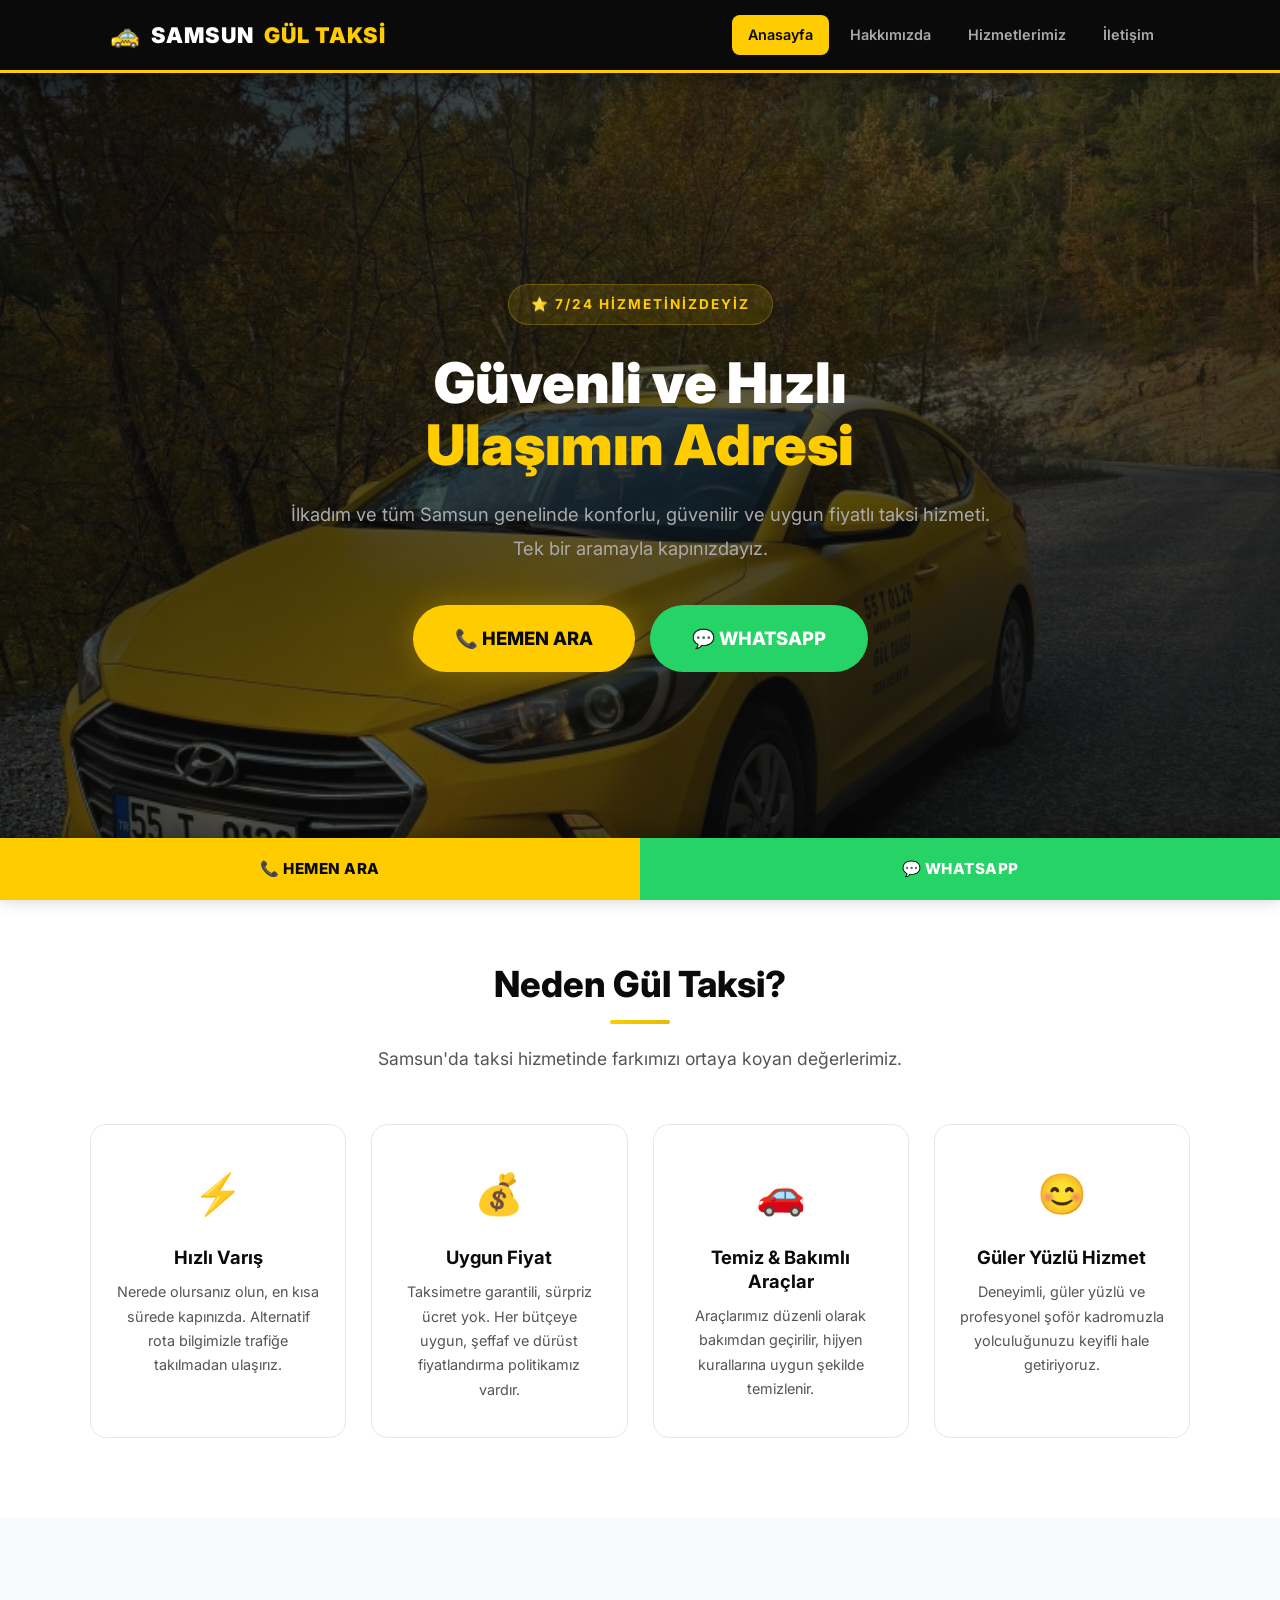
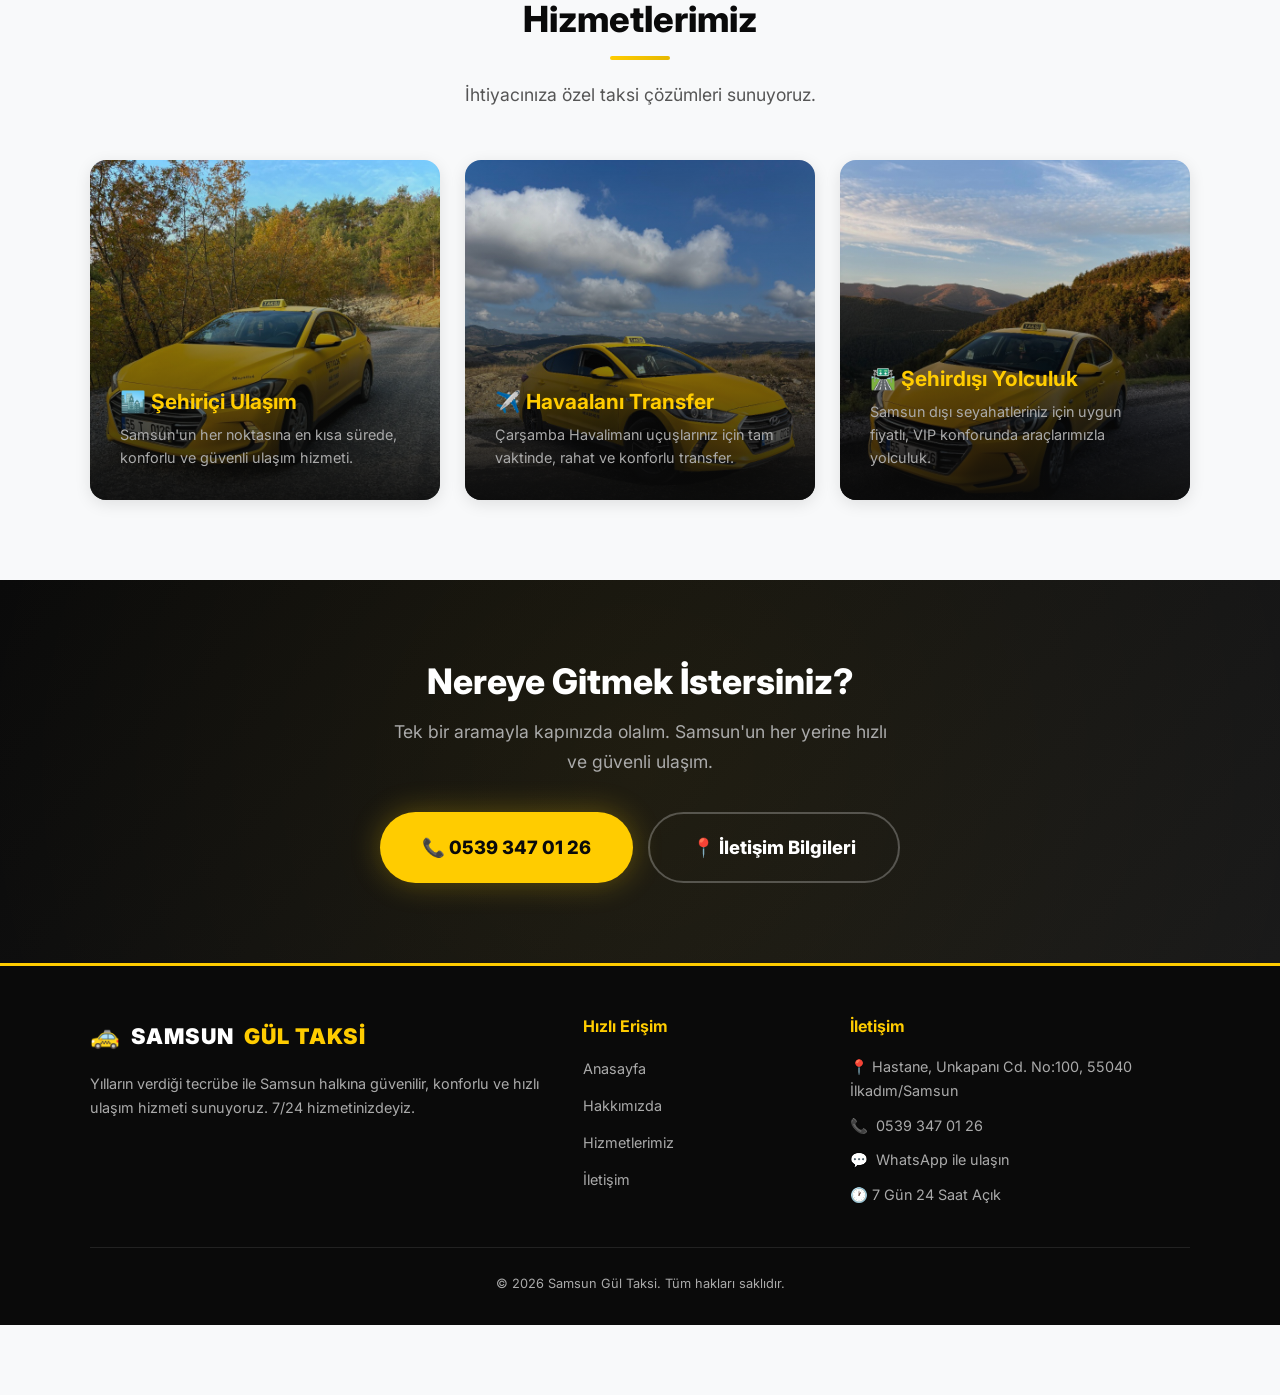
<file: index.html>
<!DOCTYPE html>
<html lang="tr">
<head>
    <meta charset="UTF-8">
    <meta name="viewport" content="width=device-width, initial-scale=1.0">
    <title>Samsun Gül Taksi | 7/24 Güvenilir ve Hızlı Ulaşım</title>
    <meta name="description" content="Samsun Gül Taksi - İlkadım ve tüm Samsun genelinde 7/24 hızlı, güvenilir ve konforlu taksi hizmeti. Şehiriçi, havaalanı transferi ve şehirdışı yolculuk için hemen arayın.">
    <meta name="keywords" content="samsun taksi, gül taksi, ilkadım taksi, samsun havaalanı transfer, 7/24 taksi samsun">
    <meta name="author" content="Samsun Gül Taksi">
    <meta property="og:title" content="Samsun Gül Taksi | 7/24 Güvenilir Ulaşım">
    <meta property="og:description" content="Samsun'da 7/24 hızlı ve güvenilir taksi hizmeti. Hemen arayın!">
    <meta property="og:type" content="website">
    <link rel="stylesheet" href="style.css">
</head>
<body>

    <!-- HEADER -->
    <header>
        <div class="nav-container">
            <a href="index.html" class="logo">
                <span class="logo-icon">🚕</span> SAMSUN <span>GÜL TAKSİ</span>
            </a>
            <button class="menu-toggle" id="menuToggle" aria-label="Menüyü Aç">
                <span></span>
                <span></span>
                <span></span>
            </button>
            <nav class="nav-links" id="navLinks">
                <a href="index.html" class="active">Anasayfa</a>
                <a href="hakkimizda.html">Hakkımızda</a>
                <a href="hizmetlerimiz.html">Hizmetlerimiz</a>
                <a href="iletisim.html">İletişim</a>
            </nav>
        </div>
    </header>

    <!-- HERO SECTION -->
    <section class="hero" style="background-image: url('images/taksi-hero.jpg');">
        <div class="hero-content">
            <div class="hero-badge">⭐ 7/24 Hizmetinizdeyiz</div>
            <h1>Güvenli ve Hızlı <span class="highlight">Ulaşımın Adresi</span></h1>
            <p>İlkadım ve tüm Samsun genelinde konforlu, güvenilir ve uygun fiyatlı taksi hizmeti. Tek bir aramayla kapınızdayız.</p>
            <div class="hero-buttons">
                <a href="tel:+905393470126" class="btn btn-primary btn-lg">📞 HEMEN ARA</a>
                <a href="https://wa.me/905393470126" class="btn btn-wa-inline btn-lg" target="_blank">💬 WHATSAPP</a>
            </div>
        </div>
    </section>



    <!-- WHY CHOOSE US -->
    <section class="features-section">
        <h2 class="section-title">Neden Gül Taksi?</h2>
        <p class="section-subtitle">Samsun'da taksi hizmetinde farkımızı ortaya koyan değerlerimiz.</p>
        <div class="features-grid">
            <div class="feature-card">
                <span class="feature-icon">⚡</span>
                <h3>Hızlı Varış</h3>
                <p>Nerede olursanız olun, en kısa sürede kapınızda. Alternatif rota bilgimizle trafiğe takılmadan ulaşırız.</p>
            </div>
            <div class="feature-card">
                <span class="feature-icon">💰</span>
                <h3>Uygun Fiyat</h3>
                <p>Taksimetre garantili, sürpriz ücret yok. Her bütçeye uygun, şeffaf ve dürüst fiyatlandırma politikamız vardır.</p>
            </div>
            <div class="feature-card">
                <span class="feature-icon">🚗</span>
                <h3>Temiz & Bakımlı Araçlar</h3>
                <p>Araçlarımız düzenli olarak bakımdan geçirilir, hijyen kurallarına uygun şekilde temizlenir.</p>
            </div>
            <div class="feature-card">
                <span class="feature-icon">😊</span>
                <h3>Güler Yüzlü Hizmet</h3>
                <p>Deneyimli, güler yüzlü ve profesyonel şoför kadromuzla yolculuğunuzu keyifli hale getiriyoruz.</p>
            </div>
        </div>
    </section>

    <!-- SERVICES PREVIEW -->
    <section class="services-section">
        <h2 class="section-title">Hizmetlerimiz</h2>
        <p class="section-subtitle">İhtiyacınıza özel taksi çözümleri sunuyoruz.</p>
        <div class="services-grid">
            <a href="hizmetlerimiz.html" class="service-card" style="background-image: url('images/taksi-hero.jpg');">
                <div class="service-card-content">
                    <h3>🏙️ Şehiriçi Ulaşım</h3>
                    <p>Samsun'un her noktasına en kısa sürede, konforlu ve güvenli ulaşım hizmeti.</p>
                </div>
            </a>
            <a href="hizmetlerimiz.html" class="service-card" style="background-image: url('images/taksi-about.jpg');">
                <div class="service-card-content">
                    <h3>✈️ Havaalanı Transfer</h3>
                    <p>Çarşamba Havalimanı uçuşlarınız için tam vaktinde, rahat ve konforlu transfer.</p>
                </div>
            </a>
            <a href="hizmetlerimiz.html" class="service-card" style="background-image: url('images/taksi-services.jpg');">
                <div class="service-card-content">
                    <h3>🛣️ Şehirdışı Yolculuk</h3>
                    <p>Samsun dışı seyahatleriniz için uygun fiyatlı, VIP konforunda araçlarımızla yolculuk.</p>
                </div>
            </a>
        </div>
    </section>

    <!-- CTA SECTION -->
    <section class="cta-section">
        <div class="cta-content">
            <h2>Nereye Gitmek İstersiniz?</h2>
            <p>Tek bir aramayla kapınızda olalım. Samsun'un her yerine hızlı ve güvenli ulaşım.</p>
            <div class="cta-buttons">
                <a href="tel:+905393470126" class="btn btn-primary btn-lg">📞 0539 347 01 26</a>
                <a href="iletisim.html" class="btn btn-secondary btn-lg">📍 İletişim Bilgileri</a>
            </div>
        </div>
    </section>

    <!-- FOOTER -->
    <footer>
        <div class="footer-grid">
            <div class="footer-brand">
                <a href="index.html" class="logo">
                    <span class="logo-icon">🚕</span> SAMSUN <span>GÜL TAKSİ</span>
                </a>
                <p>Yılların verdiği tecrübe ile Samsun halkına güvenilir, konforlu ve hızlı ulaşım hizmeti sunuyoruz. 7/24 hizmetinizdeyiz.</p>
            </div>
            <div class="footer-links">
                <h4>Hızlı Erişim</h4>
                <ul>
                    <li><a href="index.html">Anasayfa</a></li>
                    <li><a href="hakkimizda.html">Hakkımızda</a></li>
                    <li><a href="hizmetlerimiz.html">Hizmetlerimiz</a></li>
                    <li><a href="iletisim.html">İletişim</a></li>
                </ul>
            </div>
            <div class="footer-contact">
                <h4>İletişim</h4>
                <p>📍 Hastane, Unkapanı Cd. No:100, 55040 İlkadım/Samsun</p>
                <p>📞 <a href="tel:+905393470126">0539 347 01 26</a></p>
                <p>💬 <a href="https://wa.me/905393470126" target="_blank">WhatsApp ile ulaşın</a></p>
                <p>🕐 7 Gün 24 Saat Açık</p>
            </div>
        </div>
        <div class="footer-bottom">
            <p>&copy; 2026 Samsun Gül Taksi. Tüm hakları saklıdır.</p>
        </div>
    </footer>

    <!-- FIXED ACTION BAR -->
    <div class="fixed-action-bar">
        <a href="tel:+905393470126" class="action-btn action-call">📞 HEMEN ARA</a>
        <a href="https://wa.me/905393470126" class="action-btn action-whatsapp" target="_blank">💬 WHATSAPP</a>
    </div>

    <!-- Mobile Menu Script -->
    <script>
        document.getElementById('menuToggle').addEventListener('click', function() {
            document.getElementById('navLinks').classList.toggle('active');
        });
    </script>

</body>
</html>
</file>
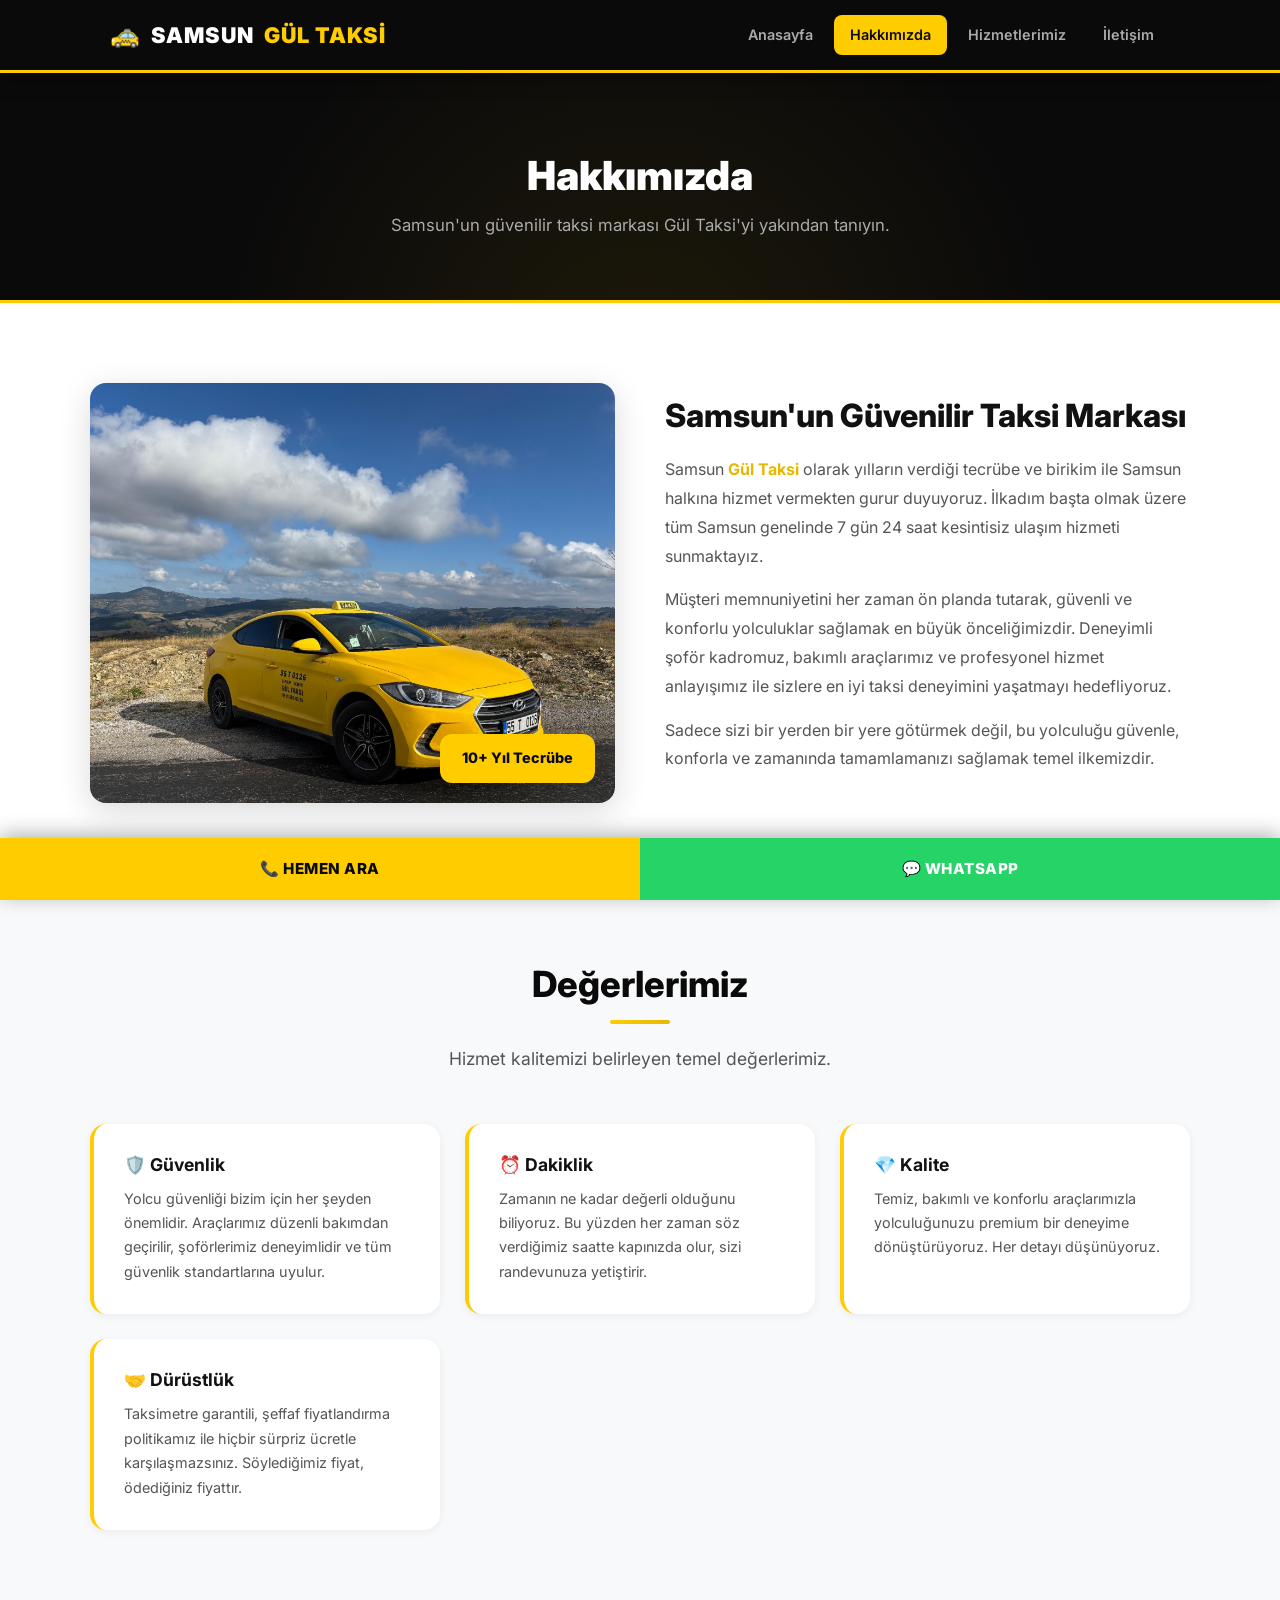
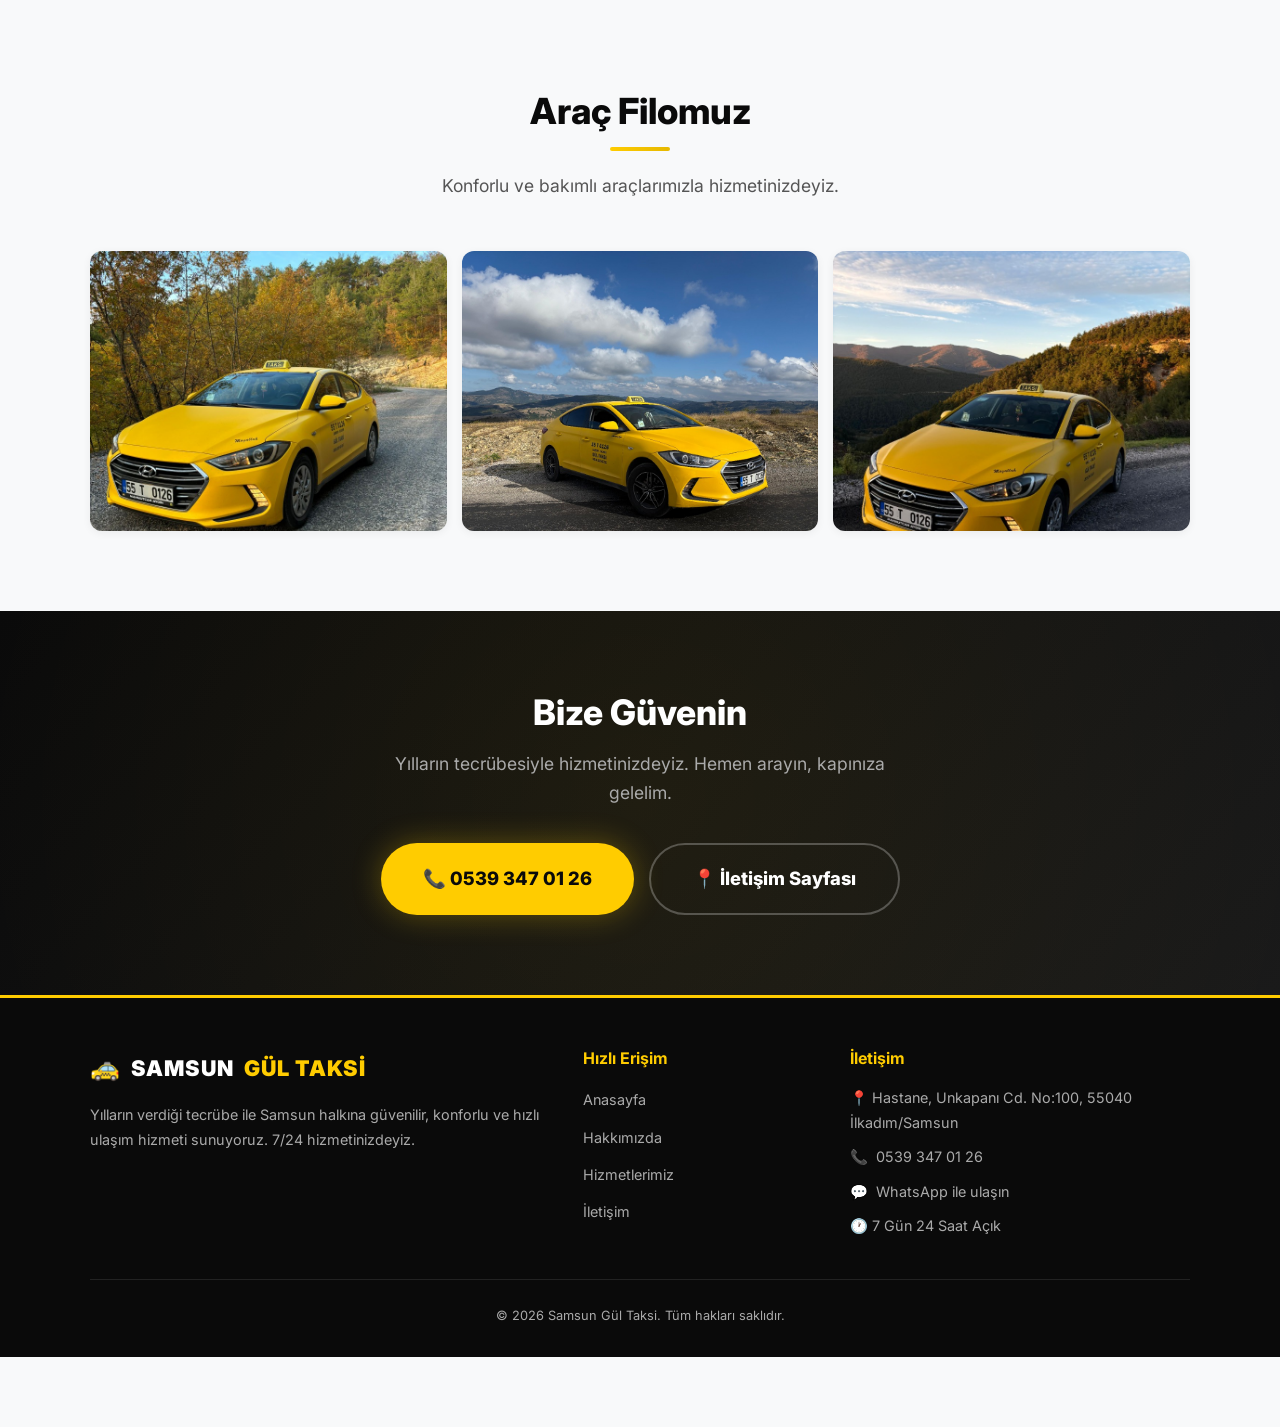
<file: hakkimizda.html>
<!DOCTYPE html>
<html lang="tr">
<head>
    <meta charset="UTF-8">
    <meta name="viewport" content="width=device-width, initial-scale=1.0">
    <title>Hakkımızda | Samsun Gül Taksi</title>
    <meta name="description" content="Samsun Gül Taksi hakkında bilgi edinin. Yılların tecrübesiyle güvenilir, konforlu ve profesyonel taksi hizmeti sunuyoruz.">
    <meta name="keywords" content="samsun gül taksi hakkında, samsun taksi şirketi, ilkadım taksi hizmeti">
    <link rel="stylesheet" href="style.css">
</head>
<body>

    <!-- HEADER -->
    <header>
        <div class="nav-container">
            <a href="index.html" class="logo">
                <span class="logo-icon">🚕</span> SAMSUN <span>GÜL TAKSİ</span>
            </a>
            <button class="menu-toggle" id="menuToggle" aria-label="Menüyü Aç">
                <span></span>
                <span></span>
                <span></span>
            </button>
            <nav class="nav-links" id="navLinks">
                <a href="index.html">Anasayfa</a>
                <a href="hakkimizda.html" class="active">Hakkımızda</a>
                <a href="hizmetlerimiz.html">Hizmetlerimiz</a>
                <a href="iletisim.html">İletişim</a>
            </nav>
        </div>
    </header>

    <!-- PAGE HEADER -->
    <section class="page-header">
        <h1>Hakkımızda</h1>
        <p>Samsun'un güvenilir taksi markası Gül Taksi'yi yakından tanıyın.</p>
    </section>

    <!-- ABOUT SECTION -->
    <section class="about-section">
        <div class="about-grid">
            <div class="about-img">
                <img src="images/taksi-about.jpg" alt="Samsun Gül Taksi Aracı">
                <div class="about-img-badge">10+ Yıl Tecrübe</div>
            </div>
            <div class="about-text">
                <h2>Samsun'un Güvenilir Taksi Markası</h2>
                <p>Samsun <span class="highlight-text">Gül Taksi</span> olarak yılların verdiği tecrübe ve birikim ile Samsun halkına hizmet vermekten gurur duyuyoruz. İlkadım başta olmak üzere tüm Samsun genelinde 7 gün 24 saat kesintisiz ulaşım hizmeti sunmaktayız.</p>
                <p>Müşteri memnuniyetini her zaman ön planda tutarak, güvenli ve konforlu yolculuklar sağlamak en büyük önceliğimizdir. Deneyimli şoför kadromuz, bakımlı araçlarımız ve profesyonel hizmet anlayışımız ile sizlere en iyi taksi deneyimini yaşatmayı hedefliyoruz.</p>
                <p>Sadece sizi bir yerden bir yere götürmek değil, bu yolculuğu güvenle, konforla ve zamanında tamamlamanızı sağlamak temel ilkemizdir.</p>
            </div>
        </div>
    </section>

    <!-- VALUES SECTION -->
    <section class="values-section">
        <h2 class="section-title">Değerlerimiz</h2>
        <p class="section-subtitle">Hizmet kalitemizi belirleyen temel değerlerimiz.</p>
        <div class="values-grid">
            <div class="value-card">
                <h3>🛡️ Güvenlik</h3>
                <p>Yolcu güvenliği bizim için her şeyden önemlidir. Araçlarımız düzenli bakımdan geçirilir, şoförlerimiz deneyimlidir ve tüm güvenlik standartlarına uyulur.</p>
            </div>
            <div class="value-card">
                <h3>⏰ Dakiklik</h3>
                <p>Zamanın ne kadar değerli olduğunu biliyoruz. Bu yüzden her zaman söz verdiğimiz saatte kapınızda olur, sizi randevunuza yetiştirir.</p>
            </div>
            <div class="value-card">
                <h3>💎 Kalite</h3>
                <p>Temiz, bakımlı ve konforlu araçlarımızla yolculuğunuzu premium bir deneyime dönüştürüyoruz. Her detayı düşünüyoruz.</p>
            </div>
            <div class="value-card">
                <h3>🤝 Dürüstlük</h3>
                <p>Taksimetre garantili, şeffaf fiyatlandırma politikamız ile hiçbir sürpriz ücretle karşılaşmazsınız. Söylediğimiz fiyat, ödediğiniz fiyattır.</p>
            </div>
        </div>
    </section>

    <!-- GALLERY SECTION -->
    <section class="gallery-section">
        <h2 class="section-title">Araç Filomuz</h2>
        <p class="section-subtitle">Konforlu ve bakımlı araçlarımızla hizmetinizdeyiz.</p>
        <div class="gallery-grid">
            <div class="gallery-item">
                <img src="images/taksi-hero.jpg" alt="Gül Taksi - Manzara">
            </div>
            <div class="gallery-item">
                <img src="images/taksi-about.jpg" alt="Gül Taksi - Ön Görünüm">
            </div>
            <div class="gallery-item">
                <img src="images/taksi-services.jpg" alt="Gül Taksi - Doğada">
            </div>
        </div>
    </section>

    <!-- CTA SECTION -->
    <section class="cta-section">
        <div class="cta-content">
            <h2>Bize Güvenin</h2>
            <p>Yılların tecrübesiyle hizmetinizdeyiz. Hemen arayın, kapınıza gelelim.</p>
            <div class="cta-buttons">
                <a href="tel:+905393470126" class="btn btn-primary btn-lg">📞 0539 347 01 26</a>
                <a href="iletisim.html" class="btn btn-secondary btn-lg">📍 İletişim Sayfası</a>
            </div>
        </div>
    </section>

    <!-- FOOTER -->
    <footer>
        <div class="footer-grid">
            <div class="footer-brand">
                <a href="index.html" class="logo">
                    <span class="logo-icon">🚕</span> SAMSUN <span>GÜL TAKSİ</span>
                </a>
                <p>Yılların verdiği tecrübe ile Samsun halkına güvenilir, konforlu ve hızlı ulaşım hizmeti sunuyoruz. 7/24 hizmetinizdeyiz.</p>
            </div>
            <div class="footer-links">
                <h4>Hızlı Erişim</h4>
                <ul>
                    <li><a href="index.html">Anasayfa</a></li>
                    <li><a href="hakkimizda.html">Hakkımızda</a></li>
                    <li><a href="hizmetlerimiz.html">Hizmetlerimiz</a></li>
                    <li><a href="iletisim.html">İletişim</a></li>
                </ul>
            </div>
            <div class="footer-contact">
                <h4>İletişim</h4>
                <p>📍 Hastane, Unkapanı Cd. No:100, 55040 İlkadım/Samsun</p>
                <p>📞 <a href="tel:+905393470126">0539 347 01 26</a></p>
                <p>💬 <a href="https://wa.me/905393470126" target="_blank">WhatsApp ile ulaşın</a></p>
                <p>🕐 7 Gün 24 Saat Açık</p>
            </div>
        </div>
        <div class="footer-bottom">
            <p>&copy; 2026 Samsun Gül Taksi. Tüm hakları saklıdır.</p>
        </div>
    </footer>

    <!-- FIXED ACTION BAR -->
    <div class="fixed-action-bar">
        <a href="tel:+905393470126" class="action-btn action-call">📞 HEMEN ARA</a>
        <a href="https://wa.me/905393470126" class="action-btn action-whatsapp" target="_blank">💬 WHATSAPP</a>
    </div>

    <script>
        document.getElementById('menuToggle').addEventListener('click', function() {
            document.getElementById('navLinks').classList.toggle('active');
        });
    </script>

</body>
</html>
</file>
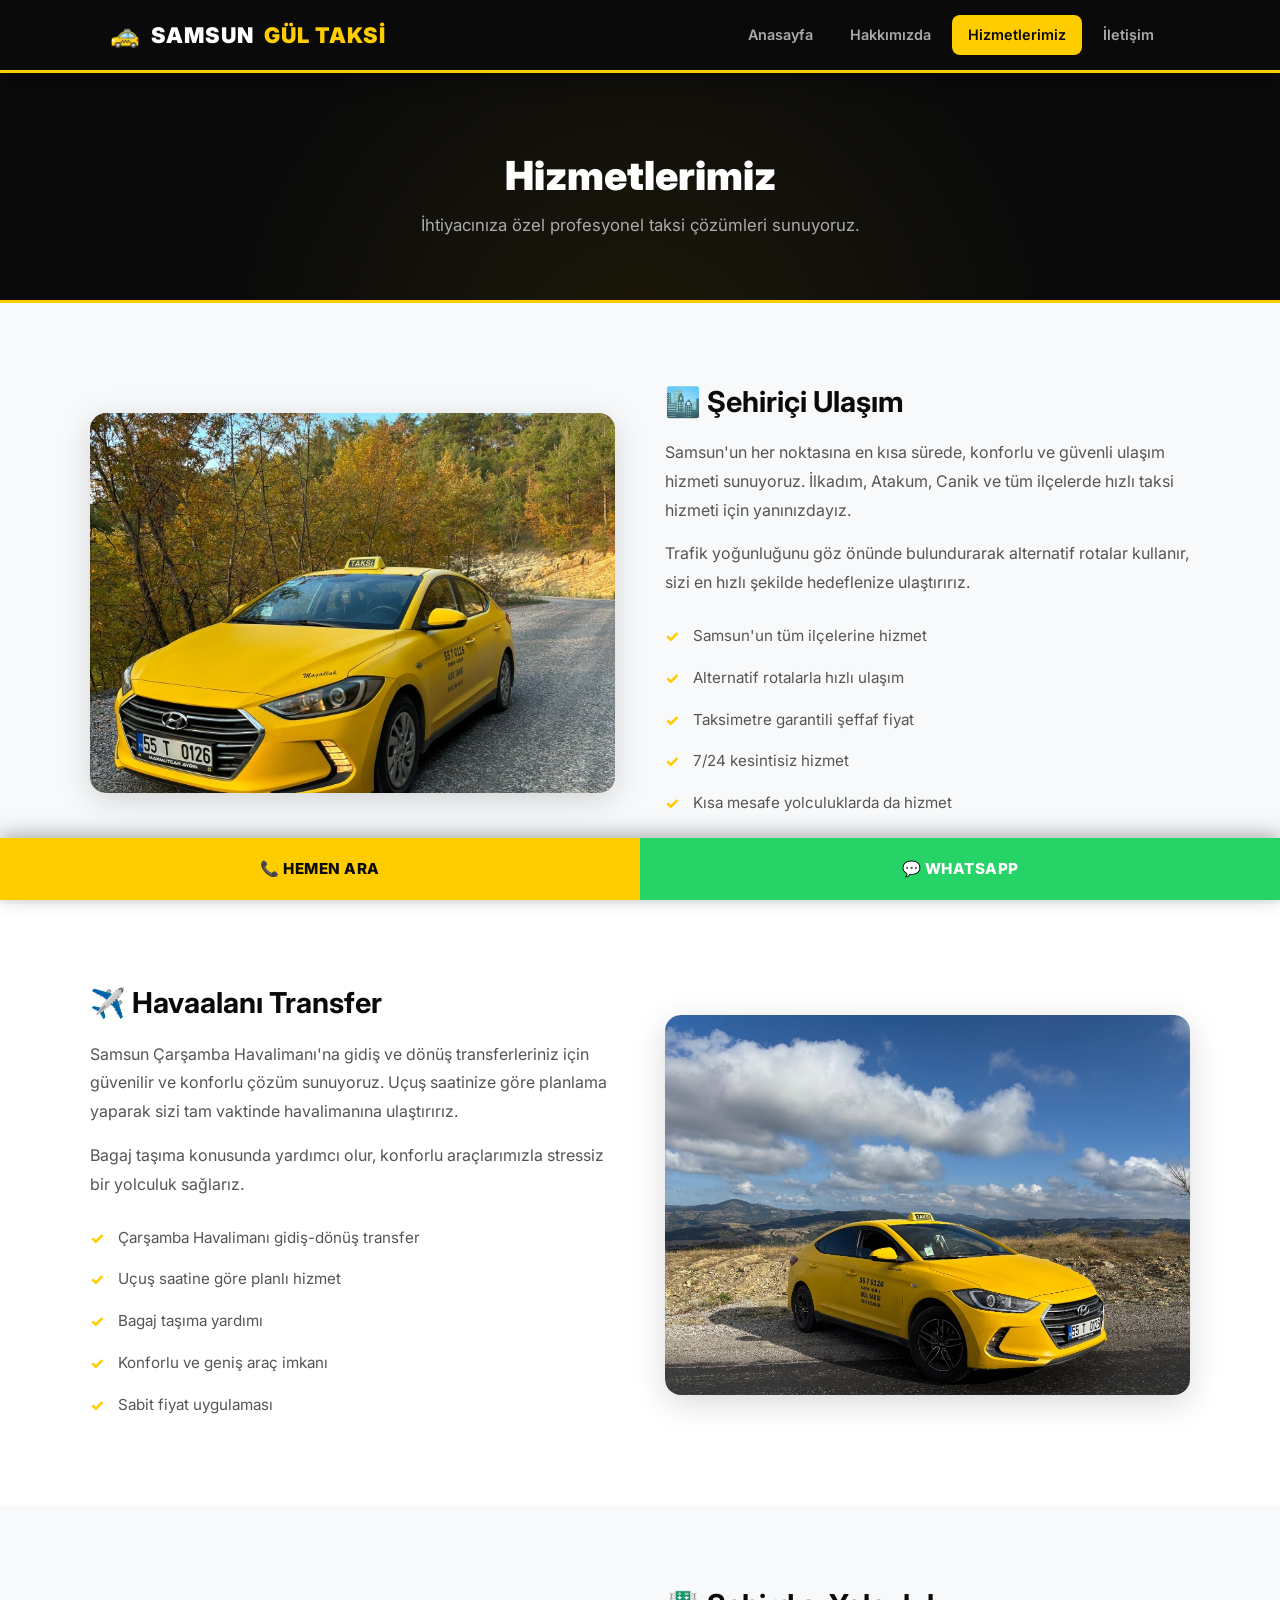
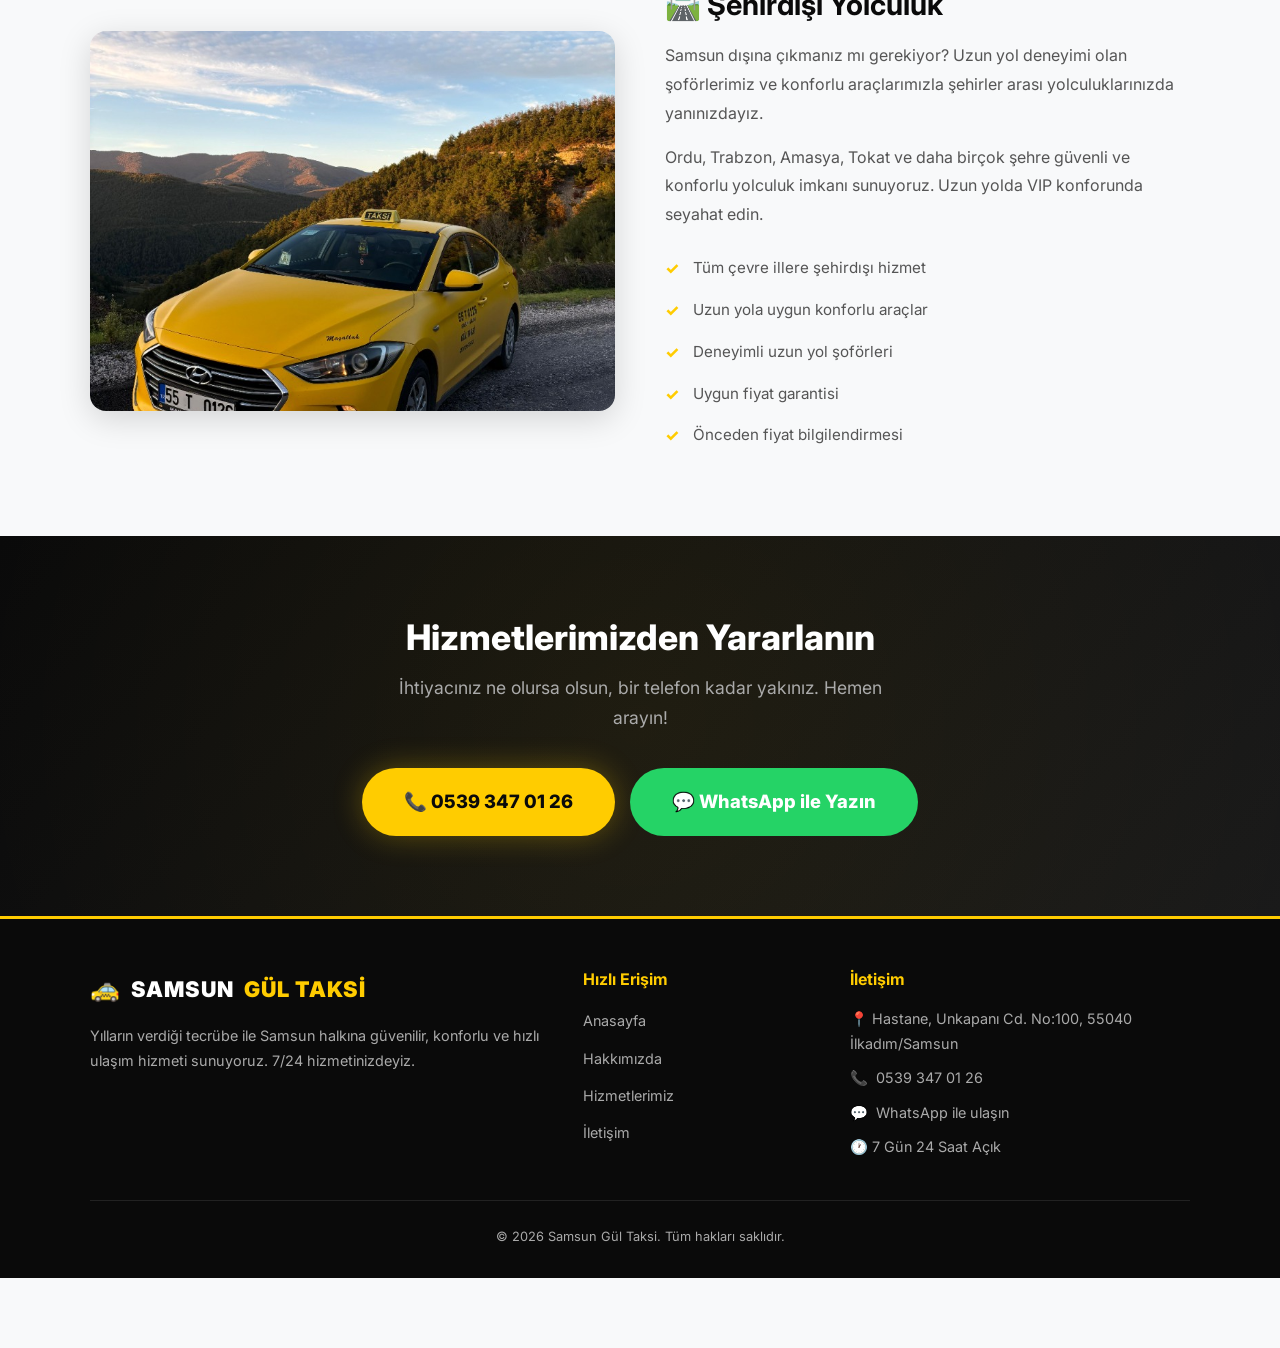
<file: hizmetlerimiz.html>
<!DOCTYPE html>
<html lang="tr">
<head>
    <meta charset="UTF-8">
    <meta name="viewport" content="width=device-width, initial-scale=1.0">
    <title>Hizmetlerimiz | Samsun Gül Taksi</title>
    <meta name="description" content="Samsun Gül Taksi hizmetleri - Şehiriçi ulaşım, havaalanı transferi ve şehirdışı yolculuk. 7/24 profesyonel taksi hizmeti.">
    <meta name="keywords" content="samsun taksi hizmetleri, havaalanı transfer samsun, şehirdışı taksi, ilkadım taksi">
    <link rel="stylesheet" href="style.css">
</head>
<body>

    <!-- HEADER -->
    <header>
        <div class="nav-container">
            <a href="index.html" class="logo">
                <span class="logo-icon">🚕</span> SAMSUN <span>GÜL TAKSİ</span>
            </a>
            <button class="menu-toggle" id="menuToggle" aria-label="Menüyü Aç">
                <span></span>
                <span></span>
                <span></span>
            </button>
            <nav class="nav-links" id="navLinks">
                <a href="index.html">Anasayfa</a>
                <a href="hakkimizda.html">Hakkımızda</a>
                <a href="hizmetlerimiz.html" class="active">Hizmetlerimiz</a>
                <a href="iletisim.html">İletişim</a>
            </nav>
        </div>
    </header>

    <!-- PAGE HEADER -->
    <section class="page-header">
        <h1>Hizmetlerimiz</h1>
        <p>İhtiyacınıza özel profesyonel taksi çözümleri sunuyoruz.</p>
    </section>

    <!-- SERVICE 1: ŞEHİRİÇİ -->
    <section class="service-detail">
        <div class="service-detail-inner">
            <div class="service-detail-img">
                <img src="images/taksi-hero.jpg" alt="Samsun Şehiriçi Taksi Hizmeti">
            </div>
            <div class="service-detail-text">
                <h3>🏙️ Şehiriçi Ulaşım</h3>
                <p>Samsun'un her noktasına en kısa sürede, konforlu ve güvenli ulaşım hizmeti sunuyoruz. İlkadım, Atakum, Canik ve tüm ilçelerde hızlı taksi hizmeti için yanınızdayız.</p>
                <p>Trafik yoğunluğunu göz önünde bulundurarak alternatif rotalar kullanır, sizi en hızlı şekilde hedeflenize ulaştırırız.</p>
                <ul>
                    <li>Samsun'un tüm ilçelerine hizmet</li>
                    <li>Alternatif rotalarla hızlı ulaşım</li>
                    <li>Taksimetre garantili şeffaf fiyat</li>
                    <li>7/24 kesintisiz hizmet</li>
                    <li>Kısa mesafe yolculuklarda da hizmet</li>
                </ul>
            </div>
        </div>
    </section>

    <!-- SERVICE 2: HAVAALANI -->
    <section class="service-detail">
        <div class="service-detail-inner reverse">
            <div class="service-detail-img">
                <img src="images/taksi-about.jpg" alt="Samsun Havaalanı Taksi Transfer">
            </div>
            <div class="service-detail-text">
                <h3>✈️ Havaalanı Transfer</h3>
                <p>Samsun Çarşamba Havalimanı'na gidiş ve dönüş transferleriniz için güvenilir ve konforlu çözüm sunuyoruz. Uçuş saatinize göre planlama yaparak sizi tam vaktinde havalimanına ulaştırırız.</p>
                <p>Bagaj taşıma konusunda yardımcı olur, konforlu araçlarımızla stressiz bir yolculuk sağlarız.</p>
                <ul>
                    <li>Çarşamba Havalimanı gidiş-dönüş transfer</li>
                    <li>Uçuş saatine göre planlı hizmet</li>
                    <li>Bagaj taşıma yardımı</li>
                    <li>Konforlu ve geniş araç imkanı</li>
                    <li>Sabit fiyat uygulaması</li>
                </ul>
            </div>
        </div>
    </section>

    <!-- SERVICE 3: ŞEHİRDIŞI -->
    <section class="service-detail">
        <div class="service-detail-inner">
            <div class="service-detail-img">
                <img src="images/taksi-services.jpg" alt="Samsun Şehirdışı Taksi Yolculuk">
            </div>
            <div class="service-detail-text">
                <h3>🛣️ Şehirdışı Yolculuk</h3>
                <p>Samsun dışına çıkmanız mı gerekiyor? Uzun yol deneyimi olan şoförlerimiz ve konforlu araçlarımızla şehirler arası yolculuklarınızda yanınızdayız.</p>
                <p>Ordu, Trabzon, Amasya, Tokat ve daha birçok şehre güvenli ve konforlu yolculuk imkanı sunuyoruz. Uzun yolda VIP konforunda seyahat edin.</p>
                <ul>
                    <li>Tüm çevre illere şehirdışı hizmet</li>
                    <li>Uzun yola uygun konforlu araçlar</li>
                    <li>Deneyimli uzun yol şoförleri</li>
                    <li>Uygun fiyat garantisi</li>
                    <li>Önceden fiyat bilgilendirmesi</li>
                </ul>
            </div>
        </div>
    </section>

    <!-- CTA SECTION -->
    <section class="cta-section">
        <div class="cta-content">
            <h2>Hizmetlerimizden Yararlanın</h2>
            <p>İhtiyacınız ne olursa olsun, bir telefon kadar yakınız. Hemen arayın!</p>
            <div class="cta-buttons">
                <a href="tel:+905393470126" class="btn btn-primary btn-lg">📞 0539 347 01 26</a>
                <a href="https://wa.me/905393470126" class="btn btn-wa-inline btn-lg" target="_blank">💬 WhatsApp ile Yazın</a>
            </div>
        </div>
    </section>

    <!-- FOOTER -->
    <footer>
        <div class="footer-grid">
            <div class="footer-brand">
                <a href="index.html" class="logo">
                    <span class="logo-icon">🚕</span> SAMSUN <span>GÜL TAKSİ</span>
                </a>
                <p>Yılların verdiği tecrübe ile Samsun halkına güvenilir, konforlu ve hızlı ulaşım hizmeti sunuyoruz. 7/24 hizmetinizdeyiz.</p>
            </div>
            <div class="footer-links">
                <h4>Hızlı Erişim</h4>
                <ul>
                    <li><a href="index.html">Anasayfa</a></li>
                    <li><a href="hakkimizda.html">Hakkımızda</a></li>
                    <li><a href="hizmetlerimiz.html">Hizmetlerimiz</a></li>
                    <li><a href="iletisim.html">İletişim</a></li>
                </ul>
            </div>
            <div class="footer-contact">
                <h4>İletişim</h4>
                <p>📍 Hastane, Unkapanı Cd. No:100, 55040 İlkadım/Samsun</p>
                <p>📞 <a href="tel:+905393470126">0539 347 01 26</a></p>
                <p>💬 <a href="https://wa.me/905393470126" target="_blank">WhatsApp ile ulaşın</a></p>
                <p>🕐 7 Gün 24 Saat Açık</p>
            </div>
        </div>
        <div class="footer-bottom">
            <p>&copy; 2026 Samsun Gül Taksi. Tüm hakları saklıdır.</p>
        </div>
    </footer>

    <!-- FIXED ACTION BAR -->
    <div class="fixed-action-bar">
        <a href="tel:+905393470126" class="action-btn action-call">📞 HEMEN ARA</a>
        <a href="https://wa.me/905393470126" class="action-btn action-whatsapp" target="_blank">💬 WHATSAPP</a>
    </div>

    <script>
        document.getElementById('menuToggle').addEventListener('click', function() {
            document.getElementById('navLinks').classList.toggle('active');
        });
    </script>

</body>
</html>
</file>
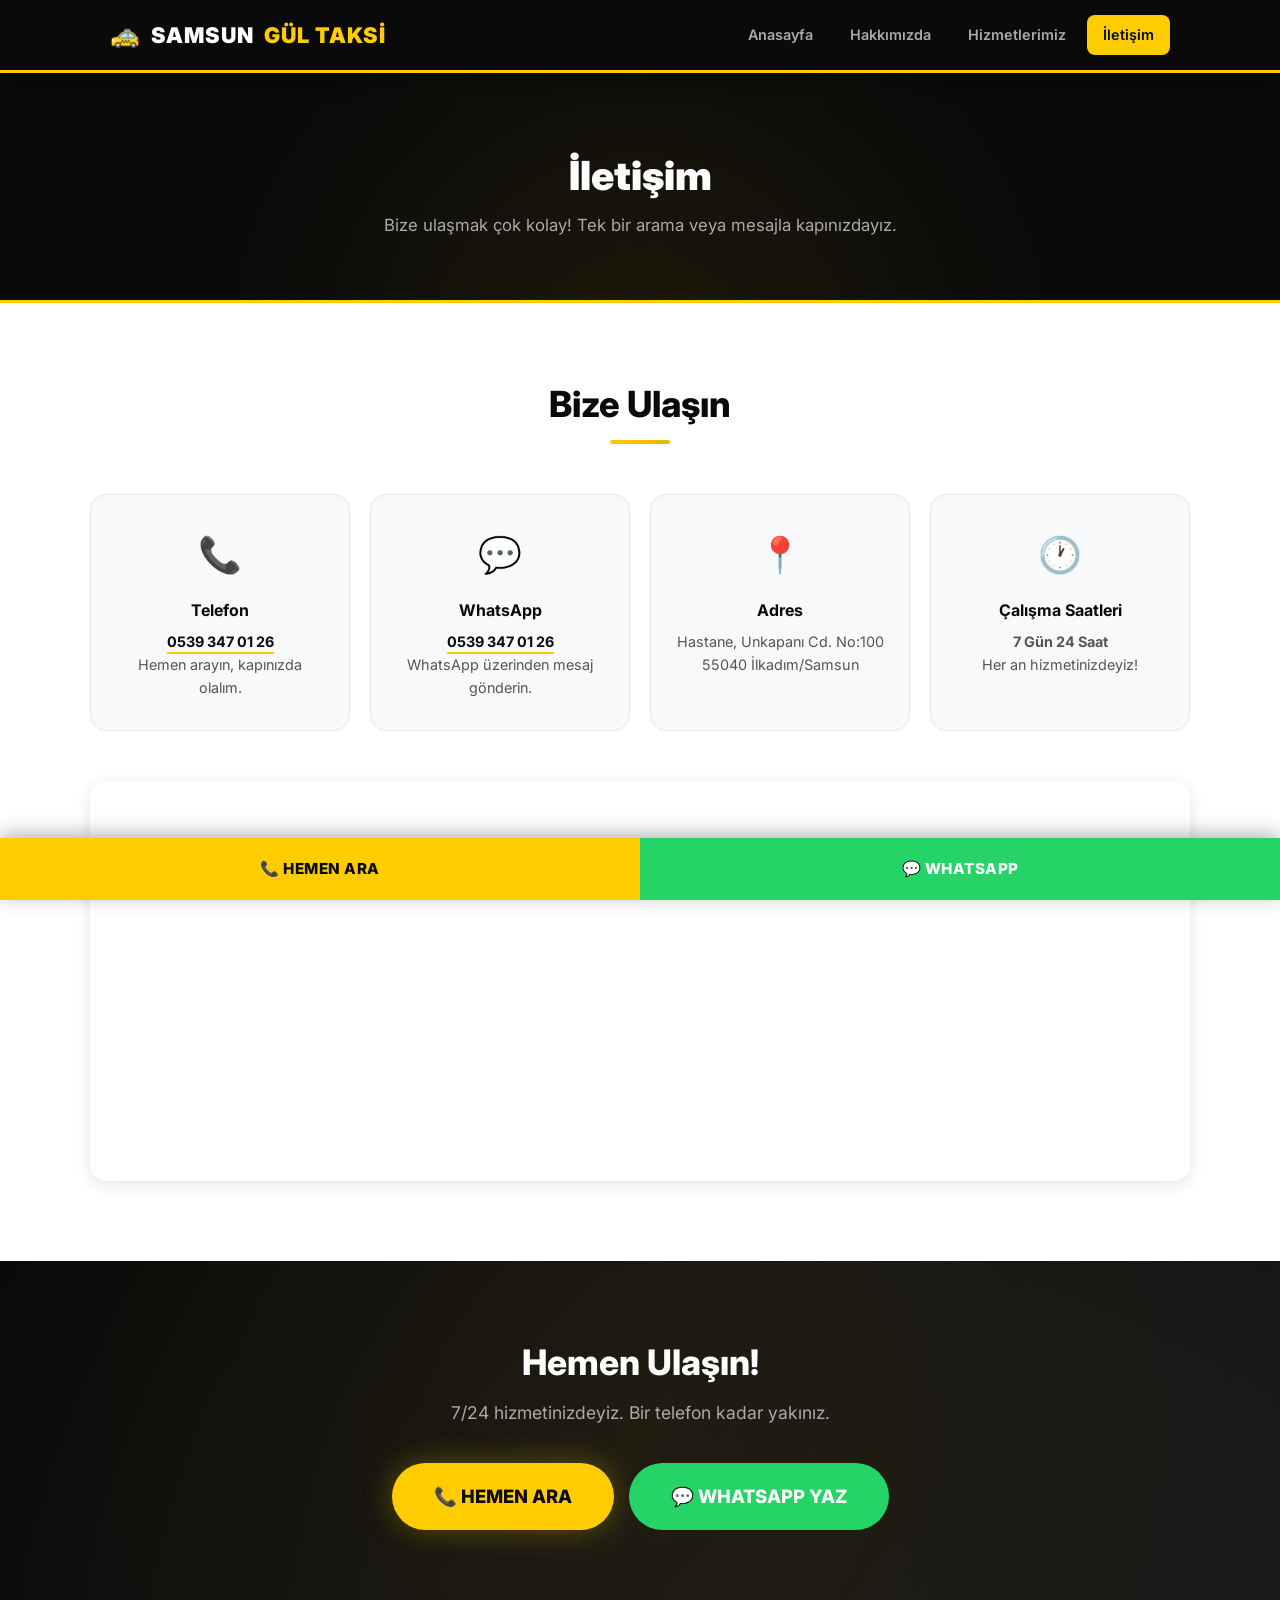
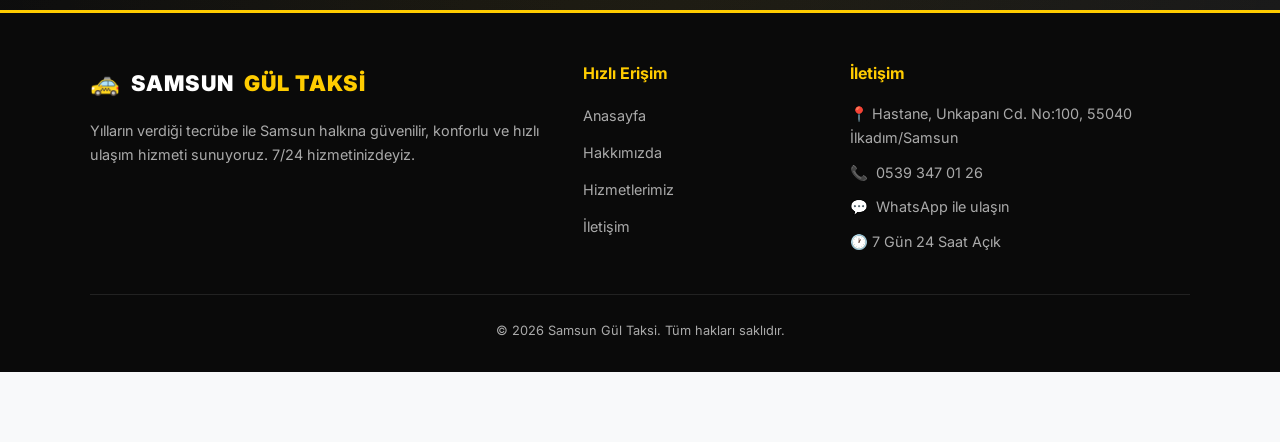
<file: iletisim.html>
<!DOCTYPE html>
<html lang="tr">
<head>
    <meta charset="UTF-8">
    <meta name="viewport" content="width=device-width, initial-scale=1.0">
    <title>İletişim | Samsun Gül Taksi</title>
    <meta name="description" content="Samsun Gül Taksi iletişim bilgileri. 7/24 hızlı ulaşım için hemen arayın veya WhatsApp'tan yazın. Adres: Hastane, Unkapanı Cd. No:100, İlkadım/Samsun.">
    <meta name="keywords" content="samsun taksi telefon, gül taksi iletişim, ilkadım taksi numarası, samsun taksi whatsapp">
    <link rel="stylesheet" href="style.css">
</head>
<body>

    <!-- HEADER -->
    <header>
        <div class="nav-container">
            <a href="index.html" class="logo">
                <span class="logo-icon">🚕</span> SAMSUN <span>GÜL TAKSİ</span>
            </a>
            <button class="menu-toggle" id="menuToggle" aria-label="Menüyü Aç">
                <span></span>
                <span></span>
                <span></span>
            </button>
            <nav class="nav-links" id="navLinks">
                <a href="index.html">Anasayfa</a>
                <a href="hakkimizda.html">Hakkımızda</a>
                <a href="hizmetlerimiz.html">Hizmetlerimiz</a>
                <a href="iletisim.html" class="active">İletişim</a>
            </nav>
        </div>
    </header>

    <!-- PAGE HEADER -->
    <section class="page-header">
        <h1>İletişim</h1>
        <p>Bize ulaşmak çok kolay! Tek bir arama veya mesajla kapınızdayız.</p>
    </section>

    <!-- CONTACT CARDS -->
    <section class="contact-section">
        <h2 class="section-title">Bize Ulaşın</h2>
        <div class="contact-grid">
            <div class="contact-card">
                <span class="contact-card-icon">📞</span>
                <h4>Telefon</h4>
                <p><a href="tel:+905393470126">0539 347 01 26</a></p>
                <p>Hemen arayın, kapınızda olalım.</p>
            </div>
            <div class="contact-card">
                <span class="contact-card-icon">💬</span>
                <h4>WhatsApp</h4>
                <p><a href="https://wa.me/905393470126" target="_blank">0539 347 01 26</a></p>
                <p>WhatsApp üzerinden mesaj gönderin.</p>
            </div>
            <div class="contact-card">
                <span class="contact-card-icon">📍</span>
                <h4>Adres</h4>
                <p>Hastane, Unkapanı Cd. No:100</p>
                <p>55040 İlkadım/Samsun</p>
            </div>
            <div class="contact-card">
                <span class="contact-card-icon">🕐</span>
                <h4>Çalışma Saatleri</h4>
                <p><strong>7 Gün 24 Saat</strong></p>
                <p>Her an hizmetinizdeyiz!</p>
            </div>
        </div>

        <!-- MAP -->
        <div class="map-container">
            <iframe 
                src="https://www.google.com/maps/embed?pb=!1m18!1m12!1m3!1d2997.5!2d36.3217!3d41.2867!2m3!1f0!2f0!3f0!3m2!1i1024!2i768!4f13.1!3m3!1m2!1s0x4087df607d7211bf%3A0x7d6a4c2f1f3a39e8!2zxLBsa2Fkxb1t!5e0!3m2!1str!2str!4v1710000000000!5m2!1str!2str" 
                allowfullscreen="" 
                loading="lazy" 
                referrerpolicy="no-referrer-when-downgrade"
                title="Samsun Gül Taksi Konum">
            </iframe>
        </div>
    </section>

    <!-- CTA SECTION -->
    <section class="cta-section">
        <div class="cta-content">
            <h2>Hemen Ulaşın!</h2>
            <p>7/24 hizmetinizdeyiz. Bir telefon kadar yakınız.</p>
            <div class="cta-buttons">
                <a href="tel:+905393470126" class="btn btn-primary btn-lg">📞 HEMEN ARA</a>
                <a href="https://wa.me/905393470126" class="btn btn-wa-inline btn-lg" target="_blank">💬 WHATSAPP YAZ</a>
            </div>
        </div>
    </section>

    <!-- FOOTER -->
    <footer>
        <div class="footer-grid">
            <div class="footer-brand">
                <a href="index.html" class="logo">
                    <span class="logo-icon">🚕</span> SAMSUN <span>GÜL TAKSİ</span>
                </a>
                <p>Yılların verdiği tecrübe ile Samsun halkına güvenilir, konforlu ve hızlı ulaşım hizmeti sunuyoruz. 7/24 hizmetinizdeyiz.</p>
            </div>
            <div class="footer-links">
                <h4>Hızlı Erişim</h4>
                <ul>
                    <li><a href="index.html">Anasayfa</a></li>
                    <li><a href="hakkimizda.html">Hakkımızda</a></li>
                    <li><a href="hizmetlerimiz.html">Hizmetlerimiz</a></li>
                    <li><a href="iletisim.html">İletişim</a></li>
                </ul>
            </div>
            <div class="footer-contact">
                <h4>İletişim</h4>
                <p>📍 Hastane, Unkapanı Cd. No:100, 55040 İlkadım/Samsun</p>
                <p>📞 <a href="tel:+905393470126">0539 347 01 26</a></p>
                <p>💬 <a href="https://wa.me/905393470126" target="_blank">WhatsApp ile ulaşın</a></p>
                <p>🕐 7 Gün 24 Saat Açık</p>
            </div>
        </div>
        <div class="footer-bottom">
            <p>&copy; 2026 Samsun Gül Taksi. Tüm hakları saklıdır.</p>
        </div>
    </footer>

    <!-- FIXED ACTION BAR -->
    <div class="fixed-action-bar">
        <a href="tel:+905393470126" class="action-btn action-call">📞 HEMEN ARA</a>
        <a href="https://wa.me/905393470126" class="action-btn action-whatsapp" target="_blank">💬 WHATSAPP</a>
    </div>

    <script>
        document.getElementById('menuToggle').addEventListener('click', function() {
            document.getElementById('navLinks').classList.toggle('active');
        });
    </script>

</body>
</html>
</file>
<file: style.css>
/* ===================================
   SAMSUN GÜL TAKSİ - Premium Styles
   =================================== */

@import url('https://fonts.googleapis.com/css2?family=Inter:wght@400;500;600;700;800;900&display=swap');

/* === CSS Variables === */
:root {
    --primary: #FFCC00;
    --primary-hover: #FFD633;
    --primary-dark: #E6B800;
    --dark-1: #0a0a0a;
    --dark-2: #111111;
    --dark-3: #1a1a1a;
    --dark-4: #222222;
    --light-1: #f8f9fa;
    --light-2: #f0f0f0;
    --white: #ffffff;
    --text-primary: #111111;
    --text-secondary: #555555;
    --text-muted: #888888;
    --text-on-dark: #ffffff;
    --text-on-dark-muted: #aaaaaa;
    --whatsapp: #25D366;
    --whatsapp-hover: #22c55e;
    --shadow-sm: 0 2px 8px rgba(0,0,0,0.06);
    --shadow-md: 0 4px 16px rgba(0,0,0,0.1);
    --shadow-lg: 0 8px 32px rgba(0,0,0,0.15);
    --shadow-xl: 0 16px 48px rgba(0,0,0,0.2);
    --shadow-glow: 0 0 30px rgba(255,204,0,0.3);
    --radius-sm: 8px;
    --radius-md: 12px;
    --radius-lg: 16px;
    --radius-xl: 24px;
    --radius-full: 999px;
    --transition-fast: 0.2s ease;
    --transition: 0.3s cubic-bezier(0.4, 0, 0.2, 1);
    --transition-slow: 0.5s cubic-bezier(0.4, 0, 0.2, 1);
}

/* === Reset & Base === */
*, *::before, *::after {
    margin: 0;
    padding: 0;
    box-sizing: border-box;
}

html {
    scroll-behavior: smooth;
    font-size: 16px;
}

body {
    font-family: 'Inter', -apple-system, BlinkMacSystemFont, 'Segoe UI', Roboto, sans-serif;
    background-color: var(--light-1);
    color: var(--text-primary);
    line-height: 1.7;
    padding-bottom: 70px;
    -webkit-font-smoothing: antialiased;
    -moz-osx-font-smoothing: grayscale;
    overflow-x: hidden;
}

a {
    text-decoration: none;
    color: inherit;
    transition: var(--transition);
}

img {
    max-width: 100%;
    height: auto;
    display: block;
}

ul, ol {
    list-style: none;
}

/* === Typography === */
h1 { font-size: 3rem; font-weight: 900; line-height: 1.15; }
h2 { font-size: 2.25rem; font-weight: 800; line-height: 1.2; }
h3 { font-size: 1.5rem; font-weight: 700; line-height: 1.3; }
h4 { font-size: 1.25rem; font-weight: 700; line-height: 1.3; }

/* Section Title */
.section-title {
    text-align: center;
    font-size: 2.25rem;
    font-weight: 800;
    color: var(--dark-1);
    margin-bottom: 50px;
    position: relative;
    padding-bottom: 18px;
}

.section-title::after {
    content: '';
    position: absolute;
    bottom: 0;
    left: 50%;
    transform: translateX(-50%);
    width: 60px;
    height: 4px;
    background: linear-gradient(90deg, var(--primary), var(--primary-dark));
    border-radius: 2px;
}

.section-title.light {
    color: var(--text-on-dark);
}

.section-subtitle {
    text-align: center;
    font-size: 1.1rem;
    color: var(--text-secondary);
    max-width: 600px;
    margin: -30px auto 50px;
}

/* === Container === */
.container {
    max-width: 1100px;
    margin: 0 auto;
    padding: 0 20px;
}

/* ==================
   HEADER & NAVIGATION
   ================== */
header {
    background-color: var(--dark-1);
    position: sticky;
    top: 0;
    z-index: 1000;
    border-bottom: 3px solid var(--primary);
    box-shadow: 0 4px 20px rgba(0,0,0,0.4);
}

.nav-container {
    max-width: 1100px;
    margin: 0 auto;
    padding: 0 20px;
    display: flex;
    align-items: center;
    justify-content: space-between;
    height: 70px;
}

.logo {
    color: var(--text-on-dark);
    font-size: 1.35rem;
    font-weight: 900;
    letter-spacing: 1px;
    display: flex;
    align-items: center;
    gap: 10px;
}

.logo span {
    color: var(--primary);
}

.logo .logo-icon {
    font-size: 1.5rem;
}

.nav-links {
    display: flex;
    align-items: center;
    gap: 5px;
}

.nav-links a {
    color: var(--text-on-dark-muted);
    font-size: 0.9rem;
    font-weight: 600;
    padding: 8px 16px;
    border-radius: var(--radius-sm);
    transition: var(--transition);
}

.nav-links a:hover,
.nav-links a.active {
    color: var(--dark-1);
    background-color: var(--primary);
}

/* Mobile Menu Toggle */
.menu-toggle {
    display: none;
    flex-direction: column;
    gap: 5px;
    cursor: pointer;
    padding: 8px;
    background: none;
    border: none;
    z-index: 10;
}

.menu-toggle span {
    display: block;
    width: 26px;
    height: 3px;
    background-color: var(--primary);
    border-radius: 2px;
    transition: var(--transition);
}

/* ==================
   HERO SECTION (Homepage)
   ================== */
.hero {
    position: relative;
    min-height: 90vh;
    display: flex;
    align-items: center;
    justify-content: center;
    text-align: center;
    padding: 100px 20px;
    background-color: var(--dark-1);
    background-size: cover;
    background-position: center;
    overflow: hidden;
}

.hero::before {
    content: '';
    position: absolute;
    inset: 0;
    background: linear-gradient(
        135deg,
        rgba(10, 10, 10, 0.88) 0%,
        rgba(10, 10, 10, 0.65) 50%,
        rgba(10, 10, 10, 0.88) 100%
    );
    z-index: 1;
}

.hero-content {
    position: relative;
    z-index: 2;
    max-width: 700px;
    animation: fadeInUp 0.8s ease-out;
}

.hero-badge {
    display: inline-block;
    background: rgba(255, 204, 0, 0.12);
    color: var(--primary);
    padding: 8px 22px;
    border-radius: var(--radius-full);
    font-size: 0.85rem;
    font-weight: 700;
    letter-spacing: 2px;
    margin-bottom: 28px;
    border: 1px solid rgba(255, 204, 0, 0.25);
    text-transform: uppercase;
}

.hero h1 {
    color: var(--text-on-dark);
    font-size: 3.5rem;
    margin-bottom: 22px;
    line-height: 1.1;
}

.hero h1 .highlight {
    color: var(--primary);
    display: block;
}

.hero p {
    color: var(--text-on-dark-muted);
    font-size: 1.15rem;
    margin-bottom: 40px;
    line-height: 1.8;
}

.hero-buttons {
    display: flex;
    gap: 15px;
    justify-content: center;
    flex-wrap: wrap;
}

/* ==================
   PAGE HEADER (Internal Pages)
   ================== */
.page-header {
    background-color: var(--dark-1);
    padding: 80px 20px 60px;
    text-align: center;
    border-bottom: 3px solid var(--primary);
    position: relative;
    overflow: hidden;
}

.page-header::before {
    content: '';
    position: absolute;
    inset: 0;
    background: radial-gradient(circle at 50% 130%, rgba(255,204,0,0.08), transparent 60%);
}

.page-header h1 {
    color: var(--text-on-dark);
    font-size: 2.5rem;
    margin-bottom: 12px;
    position: relative;
}

.page-header p {
    color: var(--text-on-dark-muted);
    font-size: 1.05rem;
    position: relative;
}

/* ==================
   BUTTONS
   ================== */
.btn {
    display: inline-flex;
    align-items: center;
    justify-content: center;
    gap: 10px;
    padding: 14px 32px;
    font-size: 1rem;
    font-weight: 700;
    border-radius: var(--radius-full);
    border: none;
    cursor: pointer;
    transition: var(--transition);
    font-family: inherit;
}

.btn-primary {
    background-color: var(--primary);
    color: var(--dark-1);
    box-shadow: var(--shadow-glow);
}

.btn-primary:hover {
    background-color: var(--primary-hover);
    transform: translateY(-2px);
    box-shadow: 0 0 40px rgba(255,204,0,0.45);
}

.btn-secondary {
    background-color: transparent;
    color: var(--text-on-dark);
    border: 2px solid rgba(255,255,255,0.25);
}

.btn-secondary:hover {
    border-color: var(--primary);
    color: var(--primary);
}

.btn-lg {
    padding: 18px 42px;
    font-size: 1.15rem;
    font-weight: 800;
}

.btn-wa-inline {
    background-color: var(--whatsapp);
    color: var(--white);
}

.btn-wa-inline:hover {
    background-color: var(--whatsapp-hover);
    transform: translateY(-2px);
}

/* ==================
   STATS SECTION
   ================== */
.stats-section {
    background-color: var(--dark-1);
    padding: 60px 20px;
    border-bottom: 1px solid var(--dark-4);
}

.stats-grid {
    display: grid;
    grid-template-columns: repeat(4, 1fr);
    gap: 30px;
    max-width: 1100px;
    margin: 0 auto;
}

.stat-item {
    text-align: center;
    padding: 25px 15px;
    border-radius: var(--radius-md);
    background: rgba(255,255,255,0.03);
    border: 1px solid rgba(255,255,255,0.06);
    transition: var(--transition);
}

.stat-item:hover {
    background: rgba(255,204,0,0.06);
    border-color: rgba(255,204,0,0.15);
    transform: translateY(-3px);
}

.stat-icon {
    font-size: 1.8rem;
    margin-bottom: 10px;
    display: block;
}

.stat-number {
    font-size: 2.5rem;
    font-weight: 900;
    color: var(--primary);
    line-height: 1;
    margin-bottom: 8px;
}

.stat-label {
    font-size: 0.85rem;
    color: var(--text-on-dark-muted);
    font-weight: 500;
}

/* ==================
   FEATURES (Why Choose Us)
   ================== */
.features-section {
    padding: 80px 20px;
    background-color: var(--white);
}

.features-grid {
    display: grid;
    grid-template-columns: repeat(auto-fit, minmax(240px, 1fr));
    gap: 25px;
    max-width: 1100px;
    margin: 0 auto;
}

.feature-card {
    background: var(--white);
    border: 1px solid #e5e7eb;
    border-radius: var(--radius-lg);
    padding: 35px 25px;
    text-align: center;
    transition: var(--transition);
    position: relative;
    overflow: hidden;
}

.feature-card::before {
    content: '';
    position: absolute;
    top: 0;
    left: 0;
    right: 0;
    height: 4px;
    background: var(--primary);
    transform: scaleX(0);
    transition: var(--transition);
}

.feature-card:hover {
    transform: translateY(-6px);
    box-shadow: var(--shadow-lg);
    border-color: var(--primary);
}

.feature-card:hover::before {
    transform: scaleX(1);
}

.feature-icon {
    font-size: 2.5rem;
    margin-bottom: 18px;
    display: block;
}

.feature-card h3 {
    font-size: 1.15rem;
    margin-bottom: 10px;
    color: var(--dark-1);
}

.feature-card p {
    font-size: 0.9rem;
    color: var(--text-secondary);
    line-height: 1.7;
}

/* ==================
   SERVICES SECTION
   ================== */
.services-section {
    padding: 80px 20px;
    background-color: var(--light-1);
}

.services-grid {
    display: grid;
    grid-template-columns: repeat(auto-fit, minmax(300px, 1fr));
    gap: 25px;
    max-width: 1100px;
    margin: 0 auto;
}

.service-card {
    border-radius: var(--radius-lg);
    overflow: hidden;
    position: relative;
    height: 340px;
    background-color: var(--dark-3);
    background-size: cover;
    background-position: center;
    transition: var(--transition);
    box-shadow: var(--shadow-md);
    cursor: pointer;
}

.service-card::before {
    content: '';
    position: absolute;
    inset: 0;
    background: linear-gradient(to top, rgba(10,10,10,0.92) 0%, rgba(10,10,10,0.35) 50%, transparent 100%);
    transition: var(--transition);
}

.service-card:hover {
    transform: translateY(-6px);
    box-shadow: var(--shadow-xl);
}

.service-card:hover::before {
    background: linear-gradient(to top, rgba(10,10,10,0.96) 0%, rgba(10,10,10,0.45) 60%, transparent 100%);
}

.service-card-content {
    position: absolute;
    bottom: 0;
    left: 0;
    right: 0;
    padding: 30px;
    z-index: 2;
}

.service-card-content h3 {
    color: var(--primary);
    font-size: 1.3rem;
    margin-bottom: 8px;
}

.service-card-content p {
    color: var(--text-on-dark-muted);
    font-size: 0.9rem;
    line-height: 1.6;
}

/* Service Detail Page */
.service-detail {
    padding: 80px 20px;
}

.service-detail:nth-child(even) {
    background-color: var(--white);
}

.service-detail-inner {
    display: grid;
    grid-template-columns: 1fr 1fr;
    gap: 50px;
    align-items: center;
    max-width: 1100px;
    margin: 0 auto;
}

.service-detail-inner.reverse {
    direction: rtl;
}

.service-detail-inner.reverse > * {
    direction: ltr;
}

.service-detail-img {
    border-radius: var(--radius-lg);
    overflow: hidden;
    box-shadow: var(--shadow-lg);
}

.service-detail-img img {
    width: 100%;
    height: 380px;
    object-fit: cover;
    transition: var(--transition-slow);
}

.service-detail-img:hover img {
    transform: scale(1.05);
}

.service-detail-text h3 {
    font-size: 1.8rem;
    margin-bottom: 18px;
    color: var(--dark-1);
}

.service-detail-text p {
    font-size: 1rem;
    color: var(--text-secondary);
    line-height: 1.8;
    margin-bottom: 15px;
}

.service-detail-text ul {
    margin-top: 18px;
}

.service-detail-text ul li {
    padding: 8px 0;
    padding-left: 28px;
    position: relative;
    color: var(--text-secondary);
    font-size: 0.95rem;
}

.service-detail-text ul li::before {
    content: '✓';
    position: absolute;
    left: 0;
    color: var(--primary);
    font-weight: 800;
    font-size: 1rem;
}

/* ==================
   ABOUT SECTION
   ================== */
.about-section {
    padding: 80px 20px;
    background-color: var(--white);
}

.about-grid {
    display: grid;
    grid-template-columns: 1fr 1fr;
    gap: 50px;
    align-items: center;
    max-width: 1100px;
    margin: 0 auto;
}

.about-img {
    border-radius: var(--radius-lg);
    overflow: hidden;
    box-shadow: var(--shadow-lg);
    position: relative;
}

.about-img img {
    width: 100%;
    height: 420px;
    object-fit: cover;
}

.about-img-badge {
    position: absolute;
    bottom: 20px;
    right: 20px;
    background-color: var(--primary);
    color: var(--dark-1);
    padding: 12px 22px;
    border-radius: var(--radius-md);
    font-weight: 800;
    font-size: 0.9rem;
    box-shadow: var(--shadow-md);
}

.about-text h2 {
    font-size: 2rem;
    margin-bottom: 20px;
}

.about-text .highlight-text {
    color: var(--primary-dark);
    font-weight: 700;
}

.about-text p {
    font-size: 1rem;
    color: var(--text-secondary);
    line-height: 1.8;
    margin-bottom: 15px;
}

/* Values Cards */
.values-section {
    padding: 80px 20px;
    background-color: var(--light-1);
}

.values-grid {
    display: grid;
    grid-template-columns: repeat(auto-fit, minmax(280px, 1fr));
    gap: 25px;
    max-width: 1100px;
    margin: 0 auto;
}

.value-card {
    background: var(--white);
    padding: 30px;
    border-radius: var(--radius-lg);
    box-shadow: var(--shadow-sm);
    border-left: 4px solid var(--primary);
    transition: var(--transition);
}

.value-card:hover {
    transform: translateY(-4px);
    box-shadow: var(--shadow-md);
}

.value-card h3 {
    font-size: 1.1rem;
    margin-bottom: 10px;
    display: flex;
    align-items: center;
    gap: 10px;
}

.value-card p {
    font-size: 0.9rem;
    color: var(--text-secondary);
    line-height: 1.7;
}

/* ==================
   CONTACT SECTION
   ================== */
.contact-section {
    padding: 80px 20px;
    background-color: var(--white);
}

.contact-grid {
    display: grid;
    grid-template-columns: repeat(auto-fit, minmax(230px, 1fr));
    gap: 20px;
    max-width: 1100px;
    margin: 0 auto 50px;
}

.contact-card {
    background: var(--light-1);
    padding: 30px 25px;
    border-radius: var(--radius-lg);
    text-align: center;
    transition: var(--transition);
    border: 1px solid #e5e7eb;
}

.contact-card:hover {
    transform: translateY(-4px);
    box-shadow: var(--shadow-md);
    border-color: var(--primary);
}

.contact-card-icon {
    font-size: 2.2rem;
    margin-bottom: 15px;
    display: block;
}

.contact-card h4 {
    font-size: 1rem;
    margin-bottom: 10px;
    color: var(--dark-1);
}

.contact-card p {
    font-size: 0.9rem;
    color: var(--text-secondary);
    line-height: 1.6;
}

.contact-card a {
    color: var(--dark-1);
    font-weight: 700;
    border-bottom: 2px solid var(--primary);
    padding-bottom: 2px;
}

.contact-card a:hover {
    color: var(--primary-dark);
}

.map-container {
    width: 100%;
    max-width: 1100px;
    margin: 0 auto;
    border-radius: var(--radius-lg);
    overflow: hidden;
    box-shadow: var(--shadow-md);
    height: 400px;
}

.map-container iframe {
    width: 100%;
    height: 100%;
    border: none;
}

/* ==================
   GALLERY
   ================== */
.gallery-section {
    padding: 80px 20px;
    background-color: var(--light-1);
}

.gallery-grid {
    display: grid;
    grid-template-columns: repeat(3, 1fr);
    gap: 15px;
    max-width: 1100px;
    margin: 0 auto;
}

.gallery-item {
    border-radius: var(--radius-md);
    overflow: hidden;
    box-shadow: var(--shadow-sm);
    transition: var(--transition);
}

.gallery-item:hover {
    transform: scale(1.03);
    box-shadow: var(--shadow-lg);
}

.gallery-item img {
    width: 100%;
    height: 280px;
    object-fit: cover;
    transition: var(--transition-slow);
}

.gallery-item:hover img {
    transform: scale(1.08);
}

/* ==================
   CTA SECTION
   ================== */
.cta-section {
    background: linear-gradient(135deg, var(--dark-1) 0%, var(--dark-3) 100%);
    padding: 80px 20px;
    text-align: center;
    position: relative;
    overflow: hidden;
}

.cta-section::before {
    content: '';
    position: absolute;
    top: -50%;
    left: -50%;
    width: 200%;
    height: 200%;
    background: radial-gradient(circle, rgba(255,204,0,0.06) 0%, transparent 50%);
    animation: pulse-bg 4s ease-in-out infinite;
}

.cta-content {
    position: relative;
    z-index: 2;
}

.cta-section h2 {
    color: var(--text-on-dark);
    font-size: 2.2rem;
    margin-bottom: 15px;
}

.cta-section p {
    color: var(--text-on-dark-muted);
    font-size: 1.1rem;
    margin-bottom: 35px;
    max-width: 500px;
    margin-left: auto;
    margin-right: auto;
}

.cta-buttons {
    display: flex;
    gap: 15px;
    justify-content: center;
    flex-wrap: wrap;
}

/* ==================
   FOOTER
   ================== */
footer {
    background-color: var(--dark-1);
    border-top: 3px solid var(--primary);
    padding: 50px 20px 30px;
}

.footer-grid {
    display: grid;
    grid-template-columns: 2fr 1fr 1.5fr;
    gap: 40px;
    max-width: 1100px;
    margin: 0 auto;
    padding-bottom: 30px;
    border-bottom: 1px solid var(--dark-4);
}

.footer-brand .logo {
    margin-bottom: 15px;
    display: inline-flex;
}

.footer-brand p {
    color: var(--text-on-dark-muted);
    font-size: 0.9rem;
    line-height: 1.7;
}

.footer-links h4,
.footer-contact h4 {
    color: var(--primary);
    font-size: 1rem;
    margin-bottom: 18px;
    font-weight: 700;
}

.footer-links ul li {
    margin-bottom: 10px;
}

.footer-links ul li a {
    color: var(--text-on-dark-muted);
    font-size: 0.9rem;
    transition: var(--transition);
}

.footer-links ul li a:hover {
    color: var(--primary);
    padding-left: 5px;
}

.footer-contact p {
    color: var(--text-on-dark-muted);
    font-size: 0.9rem;
    margin-bottom: 10px;
    display: flex;
    align-items: flex-start;
    gap: 8px;
}

.footer-contact a {
    color: var(--text-on-dark-muted);
    transition: var(--transition);
}

.footer-contact a:hover {
    color: var(--primary);
}

.footer-bottom {
    text-align: center;
    padding-top: 25px;
    max-width: 1100px;
    margin: 0 auto;
}

.footer-bottom p {
    color: var(--text-on-dark-muted);
    font-size: 0.8rem;
}

/* ==================
   FIXED ACTION BAR
   ================== */
.fixed-action-bar {
    position: fixed;
    bottom: 0;
    left: 0;
    width: 100%;
    display: flex;
    z-index: 1000;
    box-shadow: 0 -4px 20px rgba(0,0,0,0.3);
}

.action-btn {
    flex: 1;
    display: flex;
    align-items: center;
    justify-content: center;
    gap: 8px;
    padding: 18px 10px;
    font-size: 0.95rem;
    font-weight: 800;
    text-transform: uppercase;
    letter-spacing: 0.5px;
    transition: var(--transition-fast);
    font-family: inherit;
}

.action-btn:active {
    transform: scale(0.97);
}

.action-call {
    background-color: var(--primary);
    color: var(--dark-1);
}

.action-whatsapp {
    background-color: var(--whatsapp);
    color: var(--white);
}

/* ==================
   ANIMATIONS
   ================== */
@keyframes fadeInUp {
    from {
        opacity: 0;
        transform: translateY(30px);
    }
    to {
        opacity: 1;
        transform: translateY(0);
    }
}

@keyframes fadeIn {
    from { opacity: 0; }
    to { opacity: 1; }
}

@keyframes pulse-bg {
    0%, 100% { transform: scale(1); opacity: 0.5; }
    50% { transform: scale(1.1); opacity: 1; }
}

@keyframes slideInLeft {
    from {
        opacity: 0;
        transform: translateX(-30px);
    }
    to {
        opacity: 1;
        transform: translateX(0);
    }
}

@keyframes float {
    0%, 100% { transform: translateY(0); }
    50% { transform: translateY(-10px); }
}

.animate-fade-in {
    animation: fadeIn 0.6s ease-out forwards;
}

.animate-fade-in-up {
    animation: fadeInUp 0.6s ease-out forwards;
}

/* ==================
   RESPONSIVE
   ================== */
@media (max-width: 1024px) {
    h1 { font-size: 2.5rem; }
    .hero h1 { font-size: 3rem; }
    .footer-grid { grid-template-columns: 1fr 1fr; }
}

@media (max-width: 768px) {
    /* Nav */
    .menu-toggle { display: flex; }

    .nav-links {
        display: none;
        position: absolute;
        top: 70px;
        left: 0;
        right: 0;
        background-color: var(--dark-2);
        flex-direction: column;
        padding: 15px 20px;
        gap: 5px;
        border-bottom: 3px solid var(--primary);
        box-shadow: 0 10px 30px rgba(0,0,0,0.3);
    }

    .nav-links.active {
        display: flex;
    }

    .nav-links a {
        padding: 12px 16px;
        font-size: 1rem;
    }

    /* Hero */
    .hero { min-height: 75vh; padding: 80px 20px; }
    .hero h1 { font-size: 2.2rem; }
    .hero p { font-size: 1rem; }

    /* Stats */
    .stats-grid { grid-template-columns: repeat(2, 1fr); gap: 15px; }
    .stat-number { font-size: 2rem; }

    /* Sections */
    .section-title { font-size: 1.8rem; }
    .about-grid { grid-template-columns: 1fr; }
    .service-detail-inner { grid-template-columns: 1fr; }
    .service-detail-inner.reverse { direction: ltr; }
    .footer-grid { grid-template-columns: 1fr; gap: 30px; }
    .gallery-grid { grid-template-columns: 1fr 1fr; }

    /* Page Header */
    .page-header { padding: 60px 20px 40px; }
    .page-header h1 { font-size: 2rem; }

    /* Action Bar */
    .action-btn { font-size: 0.85rem; padding: 16px 5px; }
}

@media (max-width: 480px) {
    .hero h1 { font-size: 1.8rem; }
    .stats-grid { grid-template-columns: 1fr 1fr; }
    .features-grid { grid-template-columns: 1fr; }
    .services-grid { grid-template-columns: 1fr; }
    .contact-grid { grid-template-columns: 1fr; }
    .gallery-grid { grid-template-columns: 1fr; }
    .hero-buttons { flex-direction: column; align-items: center; }
    .btn-lg { width: 100%; }
}
</file>
